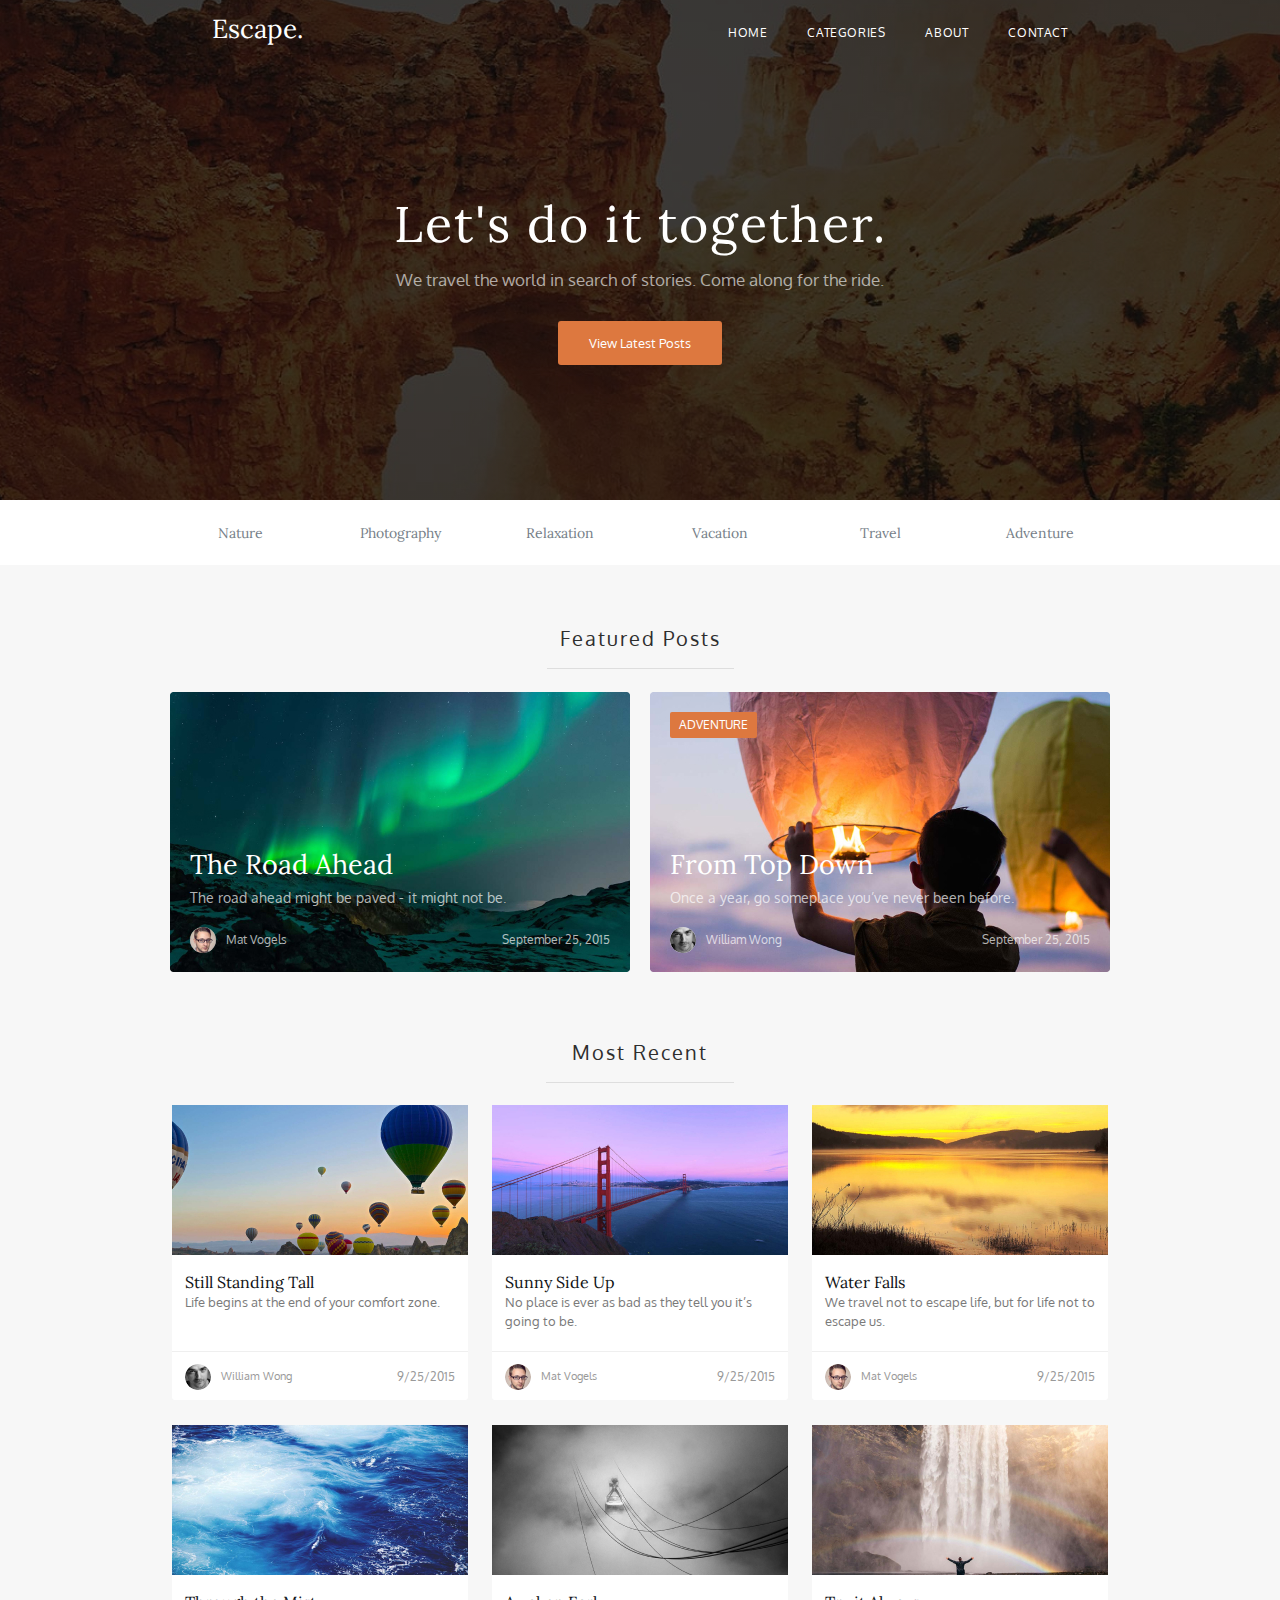
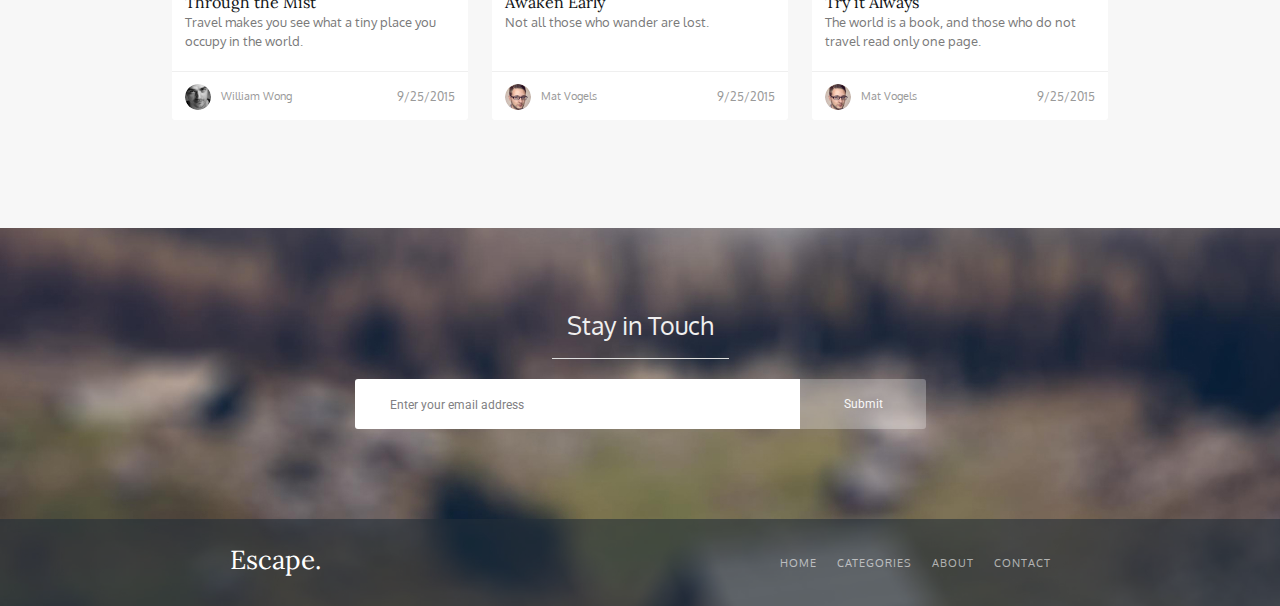
<file: index.html>
<!DOCTYPE html>
<html lang="en">
<head>
    <meta charset="UTF-8">
    <title>Home page</title>
    <link rel="preconnect" href="https://fonts.googleapis.com">
    <link rel="preconnect" href="https://fonts.gstatic.com" crossorigin>
    <link href="https://fonts.googleapis.com/css2?family=Oxygen&display=swap" rel="stylesheet">
    <link href="https://fonts.googleapis.com/css2?family=Lora&display=swap" rel="stylesheet">
    <link href="https://fonts.googleapis.com/css2?family=Roboto&display=swap" rel="stylesheet">
    <link href="css/style.css" rel="stylesheet">
    <link href="css/index.css" rel="stylesheet">
</head>
<body>
<header class="header">
    <div class="header__navbar header__navbar_color_light">
        <span class="header__title">Escape.</span>
        <nav class="header__nav">
            <a class="header__link header__navbar_color_light" href="#">HOME</a>
            <a class="header__link header__navbar_color_light" href="#">CATEGORIES</a>
            <a class="header__link header__navbar_color_light" href="#">ABOUT</a>
            <a class="header__link header__navbar_color_light" href="#">CONTACT</a>
        </nav>
    </div>
    <div class="intro">
        <h1 class="intro__title">Let's do it together.</h1>
        <p class="intro__text">We travel the world in search of stories. Come along for the ride.</p>
        <a class="intro__button" href="#recent">View Latest Posts</a>
    </div>
</header>
<div class="menu">
    <nav class="menu__nav">
        <a class="menu__link" href="#">Nature</a>
        <a class="menu__link" href="#">Photography</a>
        <a class="menu__link" href="#">Relaxation</a>
        <a class="menu__link" href="#">Vacation</a>
        <a class="menu__link" href="#">Travel</a>
        <a class="menu__link" href="#">Adventure</a>
    </nav>
</div>
<section class="section">
    <div class="featured-posts">
        <h2 class="featured-posts__title">Featured Posts</h2>
        <div class="featured-posts__items">
            <div class="featured-post featured-post_first">
                <div class="featured-post__container">
                    <h3 class="featured-post__title">The Road Ahead</h3>
                    <p class="featured-post__text">The road ahead might be paved - it might not be.</p>
                    <div class="featured-post__info">
                        <div class="featured-post__info-wrap">
                            <img class="featured-post__image" src="images/image-1.jpg" alt="Mat Vogels">
                            <span class="featured-post__author">Mat Vogels</span>
                        </div>
                        <span class="featured-post__date">September 25, 2015</span>
                    </div>
                </div>
            </div>
            <div class="featured-post featured-post_second">
                <div class="featured-post__category">
                    <p class="featured-post__category-text">Adventure</p>
                </div>
                <div class="featured-post__container">
                    <h3 class="featured-post__title">From Top Down</h3>
                    <p class="featured-post__text">Once a year, go someplace you’ve never been before.</p>
                    <div class="featured-post__info">
                        <div class="featured-post__info-wrap">
                            <img class="featured-post__image" src="images/image.jpg" alt="William Wong">
                            <span class="featured-post__author">William Wong</span>
                        </div>
                        <span class="featured-post__date">September 25, 2015</span>
                    </div>
                </div>
            </div>
        </div>
    </div>
    <div class="recent-posts">
        <h2 id="recent" class="recent-posts__title">Most Recent</h2>
        <div class="recent-posts__items">
            <div class="recent-post">
                <img class="recent-post__image" src="images/image-2.jpg" alt="Nature">
                <div class="recent-post__header">
                    <h3 class="recent-post__title">Still Standing Tall</h3>
                    <p class="recent-post__text">Life begins at the end of your comfort zone.</p>
                </div>
                <div class="recent-post__info">
                    <div class="recent-post__info-wrap">
                        <img class="recent-post__author-image" src="images/image.jpg" alt="William Wong">
                        <span class="recent-post__author">William Wong</span>
                    </div>
                    <span class="recent-post__date">9/25/2015</span>
                </div>
            </div>
            <div class="recent-post">
                <img class="recent-post__image" src="images/image-3.jpg" alt="Photography">
                <div class="recent-post__header">
                    <h3 class="recent-post__title">Sunny Side Up</h3>
                    <p class="recent-post__text">No place is ever as bad as they tell you it’s going to be.</p>
                </div>
                <div class="recent-post__info">
                    <div class="recent-post__info-wrap">
                        <img class="recent-post__author-image" src="images/image-1.jpg" alt="Mat Vogels">
                        <span class="recent-post__author">Mat Vogels</span>
                    </div>
                    <span class="recent-post__date">9/25/2015</span>
                </div>
            </div>
            <div class="recent-post">
                <img class="recent-post__image" src="images/image-4.jpg" alt="Relaxation">
                <div class="recent-post__header">
                    <h3 class="recent-post__title">Water Falls</h3>
                    <p class="recent-post__text">We travel not to escape life, but for life not to escape us.</p>
                </div>
                <div class="recent-post__info">
                    <div class="recent-post__info-wrap">
                        <img class="recent-post__author-image" src="images/image-1.jpg" alt="Mat Vogels">
                        <span class="recent-post__author">Mat Vogels</span>
                    </div>
                    <span class="recent-post__date">9/25/2015</span>
                </div>
            </div>
            <div class="recent-post">
                <img class="recent-post__image" src="images/image-5.jpg" alt="Vacation">
                <div class="recent-post__header">
                    <h3 class="recent-post__title">Through the Mist</h3>
                    <p class="recent-post__text">Travel makes you see what a tiny place you occupy in the world.</p>
                </div>
                <div class="recent-post__info">
                    <div class="recent-post__info-wrap">
                        <img class="recent-post__author-image" src="images/image.jpg" alt="William Wong">
                        <span class="recent-post__author">William Wong</span>
                    </div>
                    <span class="recent-post__date">9/25/2015</span>
                </div>
            </div>
            <div class="recent-post">
                <img class="recent-post__image" src="images/image-6.jpg" alt="Vacation">
                <div class="recent-post__header">
                    <h3 class="recent-post__title">Awaken Early</h3>
                    <p class="recent-post__text">Not all those who wander are lost.</p>
                </div>
                <div class="recent-post__info">
                    <div class="recent-post__info-wrap">
                        <img class="recent-post__author-image" src="images/image-1.jpg" alt="Mat Vogels">
                        <span class="recent-post__author">Mat Vogels</span>
                    </div>
                    <span class="recent-post__date">9/25/2015</span>
                </div>
            </div>
            <div class="recent-post">
                <img class="recent-post__image" src="images/image-7.jpg" alt="Travel">
                <div class="recent-post__header">
                    <h3 class="recent-post__title">Try it Always</h3>
                    <p class="recent-post__text">The world is a book, and those who do not travel read only one
                        page.</p>
                </div>
                <div class="recent-post__info">
                    <div class="recent-post__info-wrap">
                        <img class="recent-post__author-image" src="images/image-1.jpg" alt="Mat Vogels">
                        <span class="recent-post__author">Mat Vogels</span>
                    </div>
                    <span class="recent-post__date">9/25/2015</span>
                </div>
            </div>
        </div>
    </div>
</section>
<footer class="footer">
    <form class="contact">
        <label class="contact__title" for="email">
            Stay in Touch
        </label>
        <div class="contact__fields">
            <input class="contact__email" id="email" type="email" placeholder="Enter your email address">
            <button class="contact_button" type="submit">Submit</button>
        </div>
    </form>
    <div class="footer__navbar">
        <span class="footer__title">Escape.</span>
        <nav class="footer__nav">
            <a class="footer__link" href="#">HOME</a>
            <a class="footer__link" href="#">CATEGORIES</a>
            <a class="footer__link" href="#">ABOUT</a>
            <a class="footer__link" href="#">CONTACT</a>
        </nav>
    </div>
</footer>
</body>
</html>
</file>
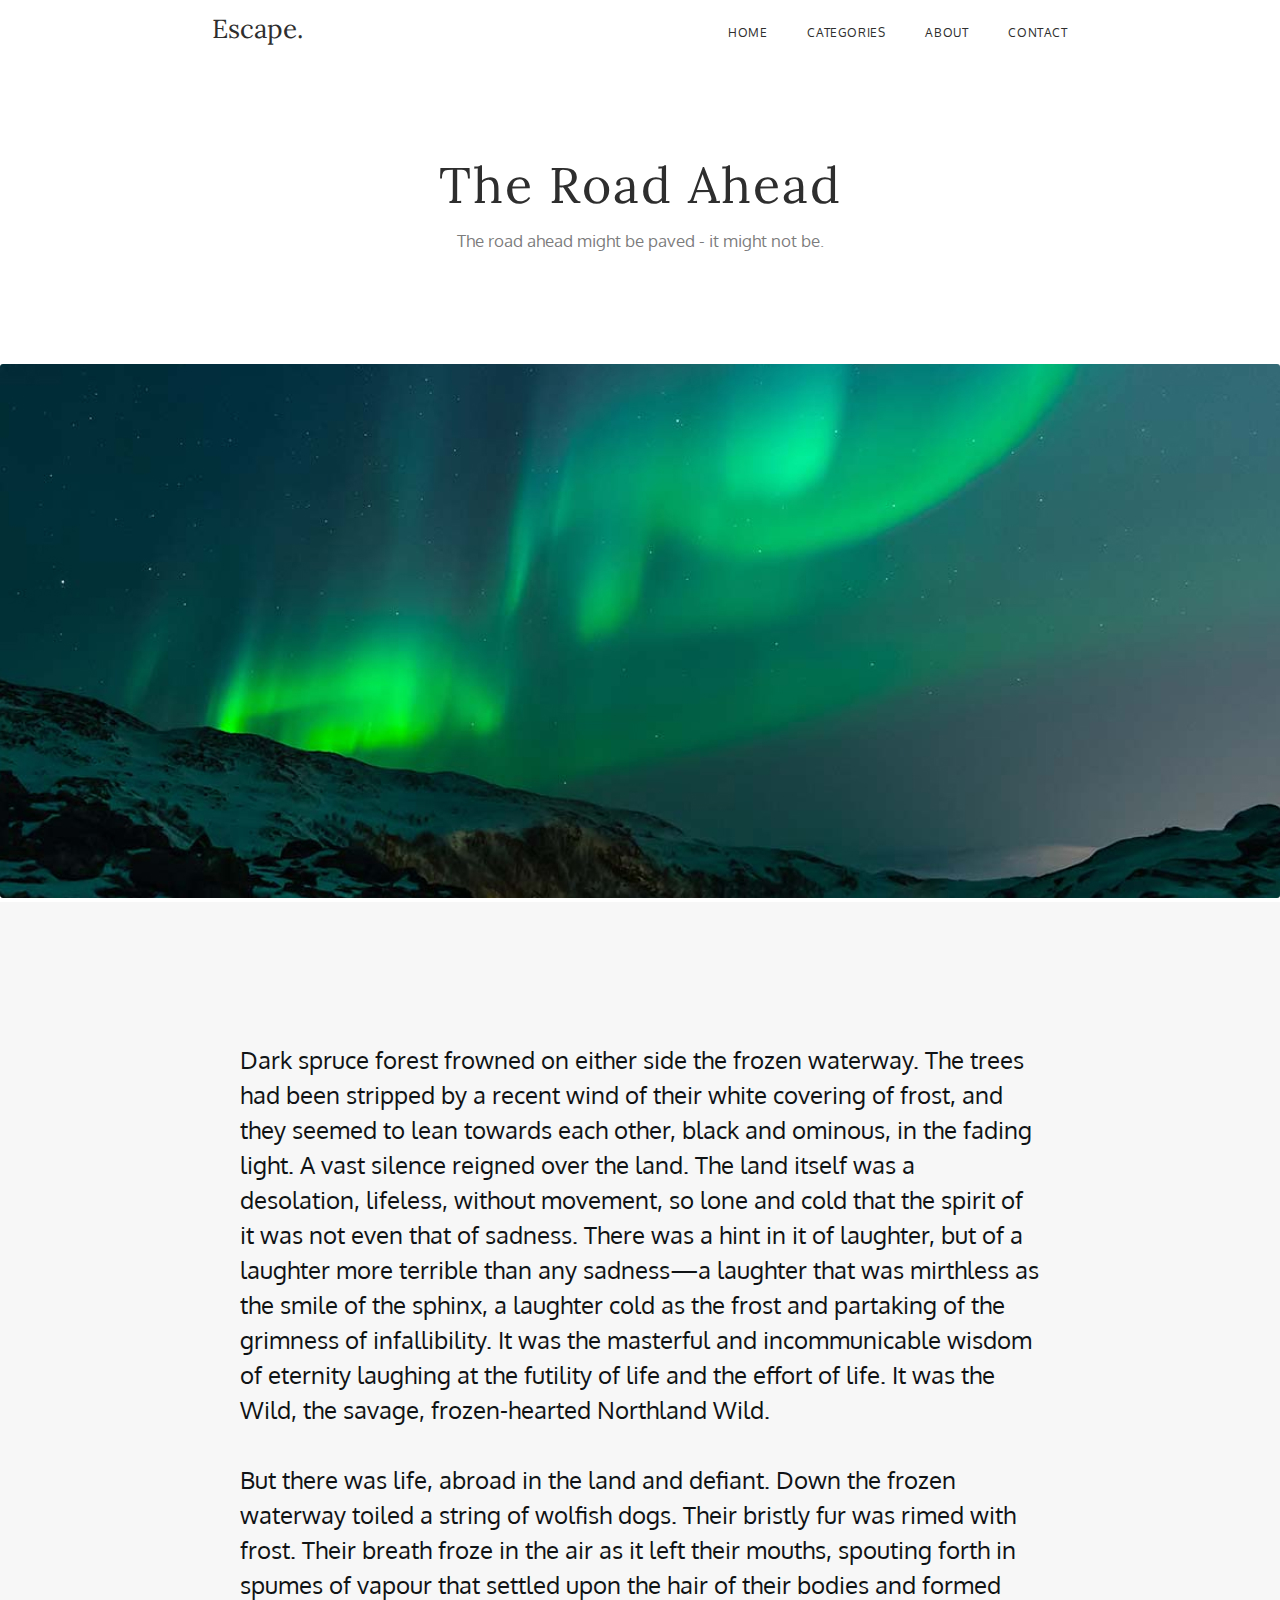
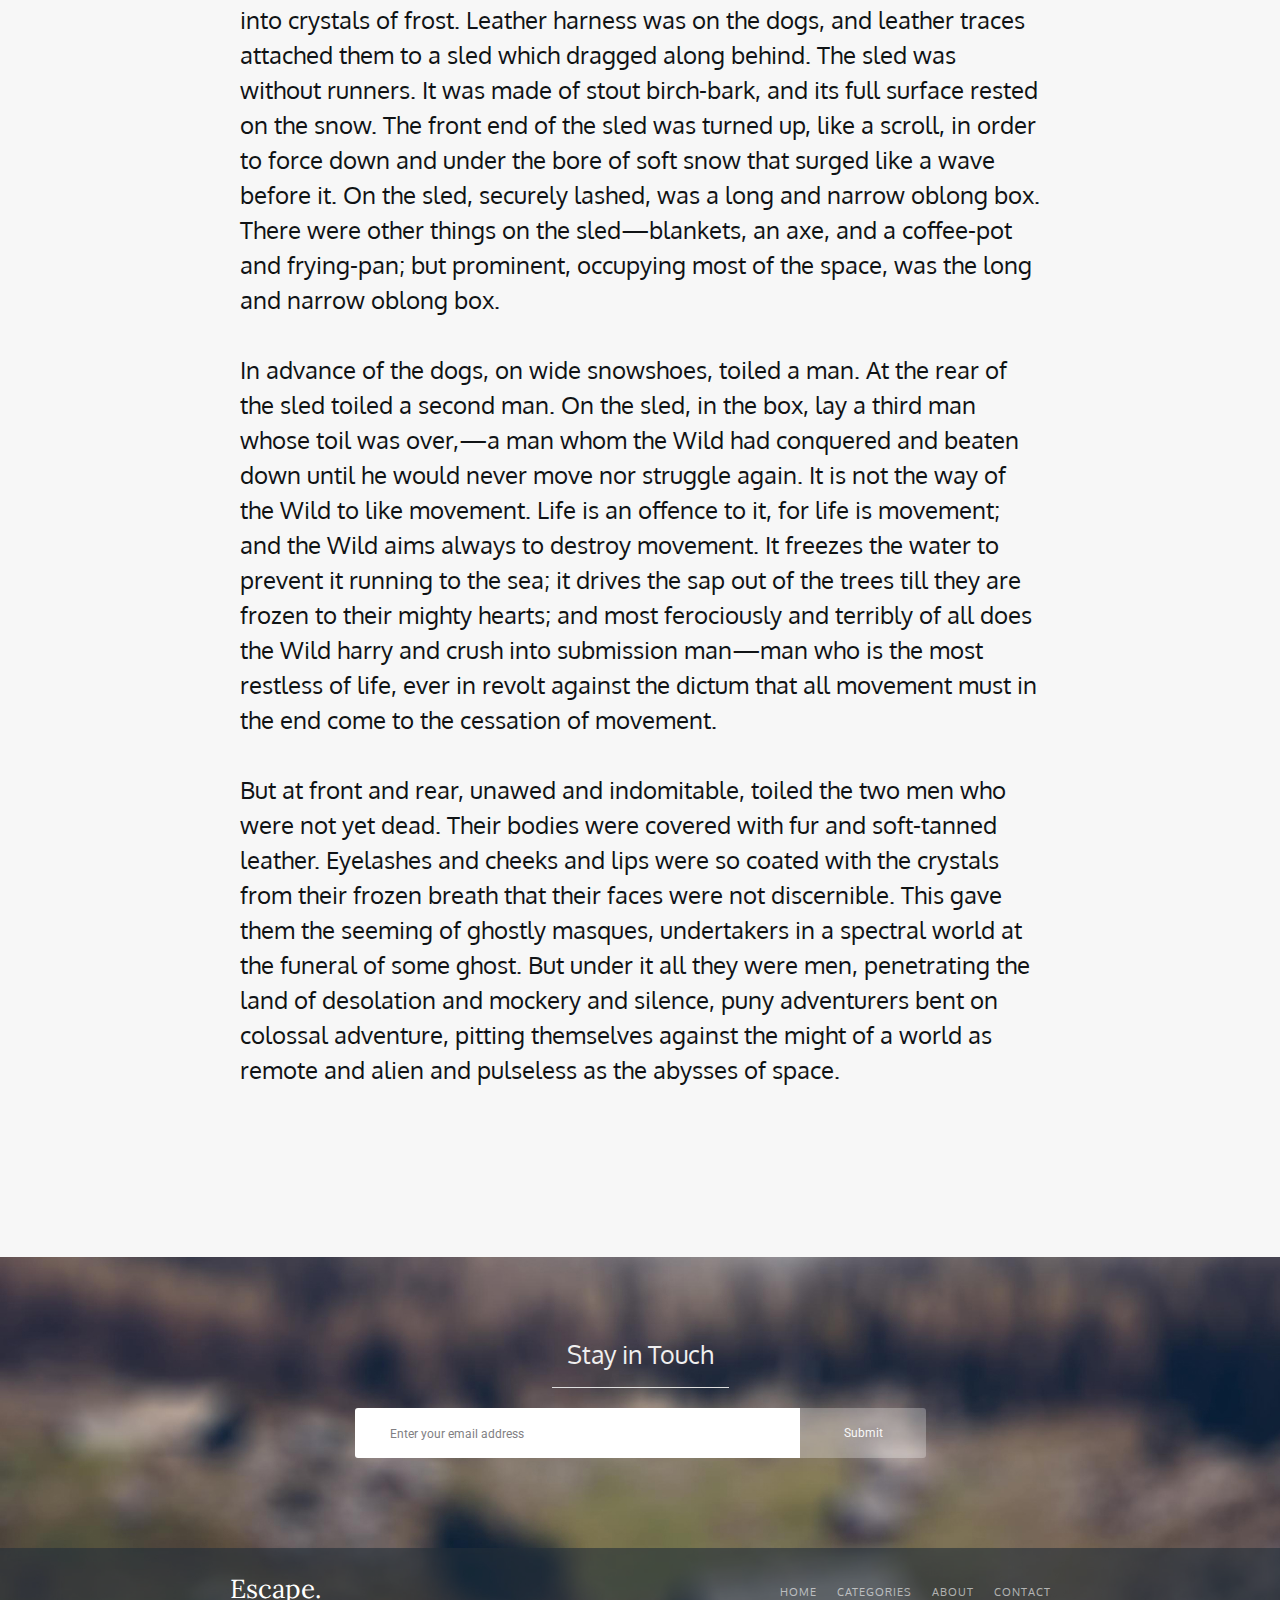
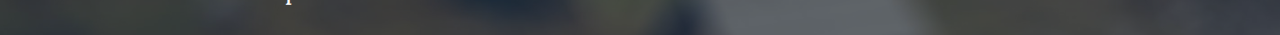
<file: the-road-ahead.html>
<!DOCTYPE html>
<html lang="en">
<head>
    <meta charset="UTF-8">
    <title>The road ahead</title>
    <link rel="stylesheet" href="css/style.css">
    <link href="css/the-road-ahead.css" rel="stylesheet">
    <link rel="preconnect" href="https://fonts.googleapis.com">
    <link rel="preconnect" href="https://fonts.gstatic.com" crossorigin>
    <link href="https://fonts.googleapis.com/css2?family=Oxygen&display=swap" rel="stylesheet">
    <link href="https://fonts.googleapis.com/css2?family=Lora&display=swap" rel="stylesheet">
    <link href="https://fonts.googleapis.com/css2?family=Roboto&display=swap" rel="stylesheet">
</head>
<body>
<header class="header">
    <div class="header__navbar">
        <span class="header__title header__navbar_color_dark">Escape.</span>
        <nav class="header__nav">
            <a class="header__link header__navbar_color_dark" href="#">HOME</a>
            <a class="header__link header__navbar_color_dark" href="#">CATEGORIES</a>
            <a class="header__link header__navbar_color_dark" href="#">ABOUT</a>
            <a class="header__link header__navbar_color_dark" href="#">CONTACT</a>
        </nav>
    </div>
</header>
<section class="post">
    <div class="post__info">
        <h1 class="post__title">The Road Ahead</h1>
        <p class="post__description">The road ahead might be paved - it might not be.</p>
    </div>
    <img class="post__image" src="./images/image-8.jpg" alt="The Road Ahead">
    <div class="post__content">
        <p class="post__text">
            Dark spruce forest frowned on either side the frozen waterway. The trees had been stripped by a recent wind
            of their white covering of frost, and they seemed to lean towards each other, black and ominous, in the
            fading light. A vast silence reigned over the land. The land itself was a desolation, lifeless, without
            movement, so lone and cold that the spirit of it was not even that of sadness. There was a hint in it of
            laughter, but of a laughter more terrible than any sadness—a laughter that was mirthless as the smile of the
            sphinx, a laughter cold as the frost and partaking of the grimness of infallibility. It was the masterful
            and incommunicable wisdom of eternity laughing at the futility of life and the effort of life. It was the
            Wild, the savage, frozen-hearted Northland Wild.
        </p>
        <p class="post__text">
            But there was life, abroad in the land and defiant. Down the frozen waterway toiled a string of wolfish
            dogs. Their bristly fur was rimed with frost. Their breath froze in the air as it left their mouths,
            spouting forth in spumes of vapour that settled upon the hair of their bodies and formed into crystals of
            frost. Leather harness was on the dogs, and leather traces attached them to a sled which dragged along
            behind. The sled was without runners. It was made of stout birch-bark, and its full surface rested on the
            snow. The front end of the sled was turned up, like a scroll, in order to force down and under the bore of
            soft snow that surged like a wave before it. On the sled, securely lashed, was a long and narrow oblong box.
            There were other things on the sled—blankets, an axe, and a coffee-pot and frying-pan; but prominent,
            occupying most of the space, was the long and narrow oblong box.
        </p>
        <p class="post__text">
            In advance of the dogs, on wide snowshoes, toiled a man. At the rear of the sled toiled a second man. On the
            sled, in the box, lay a third man whose toil was over,—a man whom the Wild had conquered and beaten down
            until he would never move nor struggle again. It is not the way of the Wild to like movement. Life is an
            offence to it, for life is movement; and the Wild aims always to destroy movement. It freezes the water to
            prevent it running to the sea; it drives the sap out of the trees till they are frozen to their mighty
            hearts; and most ferociously and terribly of all does the Wild harry and crush into submission man—man who
            is the most restless of life, ever in revolt against the dictum that all movement must in the end come to
            the cessation of movement.
        </p>
        <p class="post__text">
            But at front and rear, unawed and indomitable, toiled the two men who were not yet dead. Their bodies were
            covered with fur and soft-tanned leather. Eyelashes and cheeks and lips were so coated with the crystals
            from their frozen breath that their faces were not discernible. This gave them the seeming of ghostly
            masques, undertakers in a spectral world at the funeral of some ghost. But under it all they were men,
            penetrating the land of desolation and mockery and silence, puny adventurers bent on colossal adventure,
            pitting themselves against the might of a world as remote and alien and pulseless as the abysses of space.
        </p>
    </div>
</section>
<footer class="footer">
    <form class="contact">
        <label class="contact__title" for="email">
            Stay in Touch
        </label>
        <div class="contact__fields">
            <input class="contact__email" id="email" type="email" placeholder="Enter your email address">
            <button class="contact_button" type="submit">Submit</button>
        </div>
    </form>
    <div class="footer__navbar">
        <span class="footer__title">Escape.</span>
        <nav class="footer__nav">
            <a class="footer__link" href="#">HOME</a>
            <a class="footer__link" href="#">CATEGORIES</a>
            <a class="footer__link" href="#">ABOUT</a>
            <a class="footer__link" href="#">CONTACT</a>
        </nav>
    </div>
</footer>
</body>
</html>
</file>
<file: css/style.css>
* {
    margin: 0;
    padding: 0;
    border: 0;
}

html {
    scroll-behavior: smooth;
}

h1 {
    font: normal 400 50px/51px 'Lora', serif;
    text-align: center;
    letter-spacing: 2px;
}

body {
    background: #FFFFFF;
    margin: 0;
    padding: 0;
}

a {
    text-decoration: none;
}

h2 {
    font: normal 400 20px/27px 'Oxygen', serif;
    text-align: center;
    letter-spacing: 2px;
    color: #2E2E2E;
}
</file>
<file: css/index.css>
@import "section/section.css";
@import "header/header.css";
@import "footer/footer.css";
</file>
<file: css/the-road-ahead.css>
@import "header/navbar/navbar.css";
@import "footer/footer.css";
@import "post/post.css";
</file>
